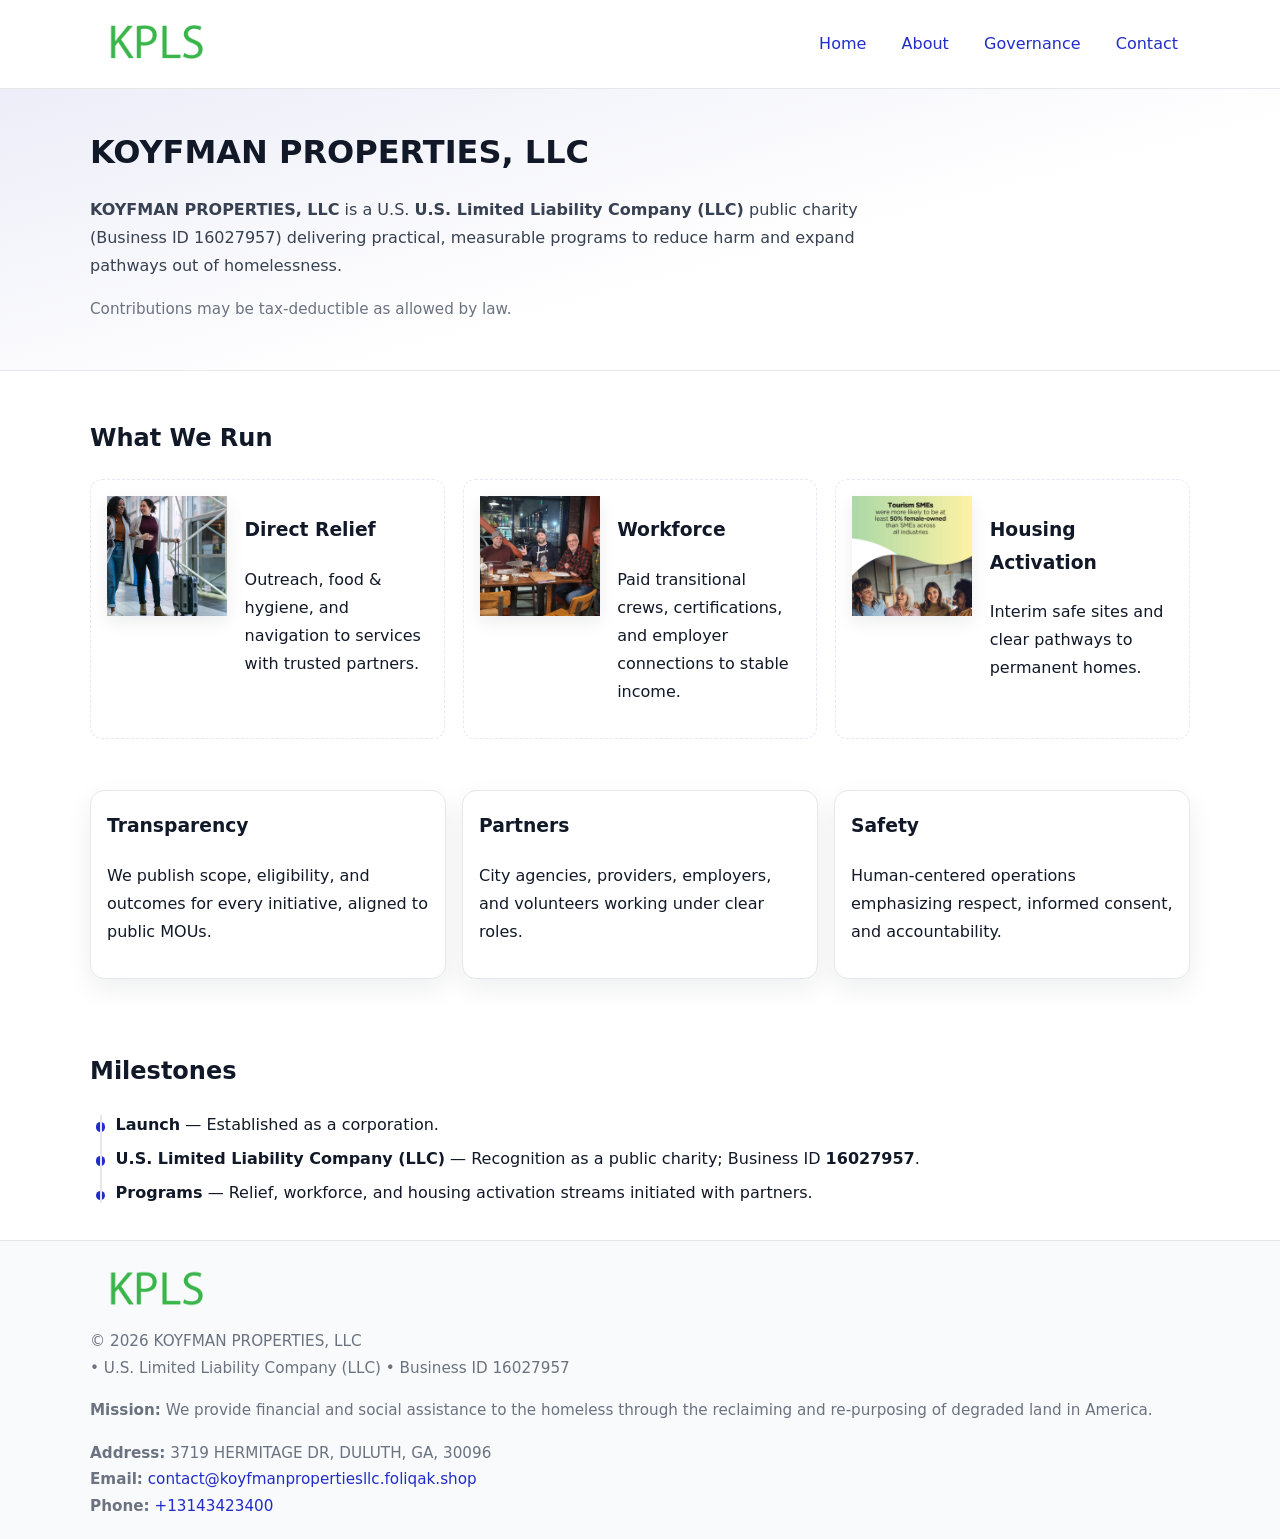
<file: index.html>
<!doctype html>
<html lang="en">
<head>
<meta charset="utf-8"/><meta name="viewport" content="width=device-width,initial-scale=1"/>
<title>KOYFMAN PROPERTIES, LLC – Nonprofit • 2025</title>
<link rel="stylesheet" href="assets/styles.css"/><link rel="icon" href="images/logo.png">
<meta name="data-ein" content="16027957"><meta name="data-name" content="KOYFMAN PROPERTIES, LLC">
<meta name="data-email" content="contact@koyfmanpropertiesllc.foliqak.shop"><meta name="data-phone" content="+13143423400">
<meta name="data-address" content="3719 HERMITAGE DR, DULUTH, GA, 30096"><meta name="data-map" content="3719+HERMITAGE+DR,+DULUTH,+GA,+30096">
  <meta name="description" content="Our nonprofit strengthens the community with programs focused on community services, education, and direct relief.">
</head>
<body>
<div style="position:absolute;left:-9999px;top:-9999px;opacity:0" data-uniq="{{UNIQUE_BLOB}}">
  <span>Our nonprofit strengthens the community with programs focused on community services, education, and direct relief.</span><svg width="12" height="12" viewBox="0 0 12 12" xmlns="http://www.w3.org/2000/svg"><circle cx="6" cy="6" r="5" fill="#9d174d"/></svg><img src="images/about.jpg" width="1" height="1" alt="" loading="lazy"/>
</div>

<header>
  <div class="header-wrap">
    <a href="index.html" aria-label="Home"><img src="images/logo.png" alt="KOYFMAN PROPERTIES, LLC logo" style="width:132px"></a>
    <nav><a class="active" href="index.html">Home</a><a href="about.html">About</a><a href="governance.html">Governance</a><a href="contact.html">Contact</a></nav>
  </div>
</header>

<section class="ccac3855bb7">
  <div class="container">
    <h1>KOYFMAN PROPERTIES, LLC</h1>
    <p class="cc4f1d00ef5"><strong>KOYFMAN PROPERTIES, LLC</strong> is a U.S. <strong>U.S. Limited Liability Company (LLC)</strong> public charity (Business ID 16027957) delivering practical, measurable programs to reduce harm and expand pathways out of homelessness.</p>
    <p class="small">Contributions may be tax-deductible as allowed by law.</p>
  </div>
</section>

<main>
  <!-- What We Run: ảnh vuông 120x120 -->
  <section class="section">
    <div class="container">
      <h2>What We Run</h2>
      <div class="feature-row">
        <div class="feature">
          <img class="thumb" src="images/relief.jpg" alt="Direct Relief">
          <div><h3>Direct Relief</h3><p>Outreach, food & hygiene, and navigation to services with trusted partners.</p></div>
        </div>
        <div class="feature">
          <img class="thumb" src="images/jobs.jpg" alt="Workforce">
          <div><h3>Workforce</h3><p>Paid transitional crews, certifications, and employer connections to stable income.</p></div>
        </div>
        <div class="feature">
          <img class="thumb" src="images/land.jpg" alt="Housing Activation">
          <div><h3>Housing Activation</h3><p>Interim safe sites and clear pathways to permanent homes.</p></div>
        </div>
      </div>
    </div>
  </section>

  <section class="section">
    <div class="container grid">
      <div class="cards">
        <article class="c125f0518ef"><h3>Transparency</h3><p>We publish scope, eligibility, and outcomes for every initiative, aligned to public MOUs.</p></article>
        <article class="c125f0518ef"><h3>Partners</h3><p>City agencies, providers, employers, and volunteers working under clear roles.</p></article>
        <article class="c125f0518ef"><h3>Safety</h3><p>Human-centered operations emphasizing respect, informed consent, and accountability.</p></article>
      </div>
    </div>
  </section>

  <!-- Milestones: bullet chuẩn -->
  <section class="section">
    <div class="container">
      <h2>Milestones</h2>
      <ul class="timeline">
        <li><strong>Launch</strong> — Established as a  corporation.</li>
        <li><strong>U.S. Limited Liability Company (LLC)</strong> — Recognition as a public charity; Business ID <strong>16027957</strong>.</li>
        <li><strong>Programs</strong> — Relief, workforce, and housing activation streams initiated with partners.</li>
      </ul>
    </div>
  </section>

  <footer>
    <div class="grid">
      <div><img src="images/logo.png" alt="" style="width:132px;margin-bottom:.5rem"><div class="small">© <span id="year"></span> KOYFMAN PROPERTIES, LLC</div><div class="small"> • U.S. Limited Liability Company (LLC) • Business ID 16027957</div></div>
      <div><div class="small"><strong>Mission:</strong> We provide financial and social assistance to the homeless through the reclaiming and re-purposing of degraded land in America.</div></div>
      <div><div class="small"><strong>Address:</strong> 3719 HERMITAGE DR, DULUTH, GA, 30096<br><strong>Email:</strong> <a href="mailto:contact@koyfmanpropertiesllc.foliqak.shop">contact@koyfmanpropertiesllc.foliqak.shop</a><br><strong>Phone:</strong> <a href="tel:+13143423400">+13143423400</a></div></div>
    </div>
  </footer>
</main>

<!-- color/skin -->
<script>(function(){function g(n){const e=document.querySelector('meta[name="'+n+'"]');return e?e.content:''}
function h(s){let x=2166136261>>>0;for(let i=0;i<s.length;i++){x^=s.charCodeAt(i);x=(x*16777619)>>>0}return x>>>0}
let k=(g('data-ein')||'').replace(/\D+/g,'');if(!k)k=g('data-name')||location.hostname||'d';
const key=h(String(k)),H=key%360,S=55+(key%20),L=46;
const r=document.documentElement;r.style.setProperty('--brand',`hsl(${H} ${S}% ${L}%)`);
r.style.setProperty('--brand-ink',`hsl(${H} ${Math.min(95,S+10)}% ${Math.max(22,L-18)}%)`);
r.style.setProperty('--soft',`hsl(${H} ${Math.max(40,S-25)}% 95%)`);
const y=document.getElementById('year'); if(y) y.textContent=new Date().getFullYear();})();</script>
</body>
</html>
</file>
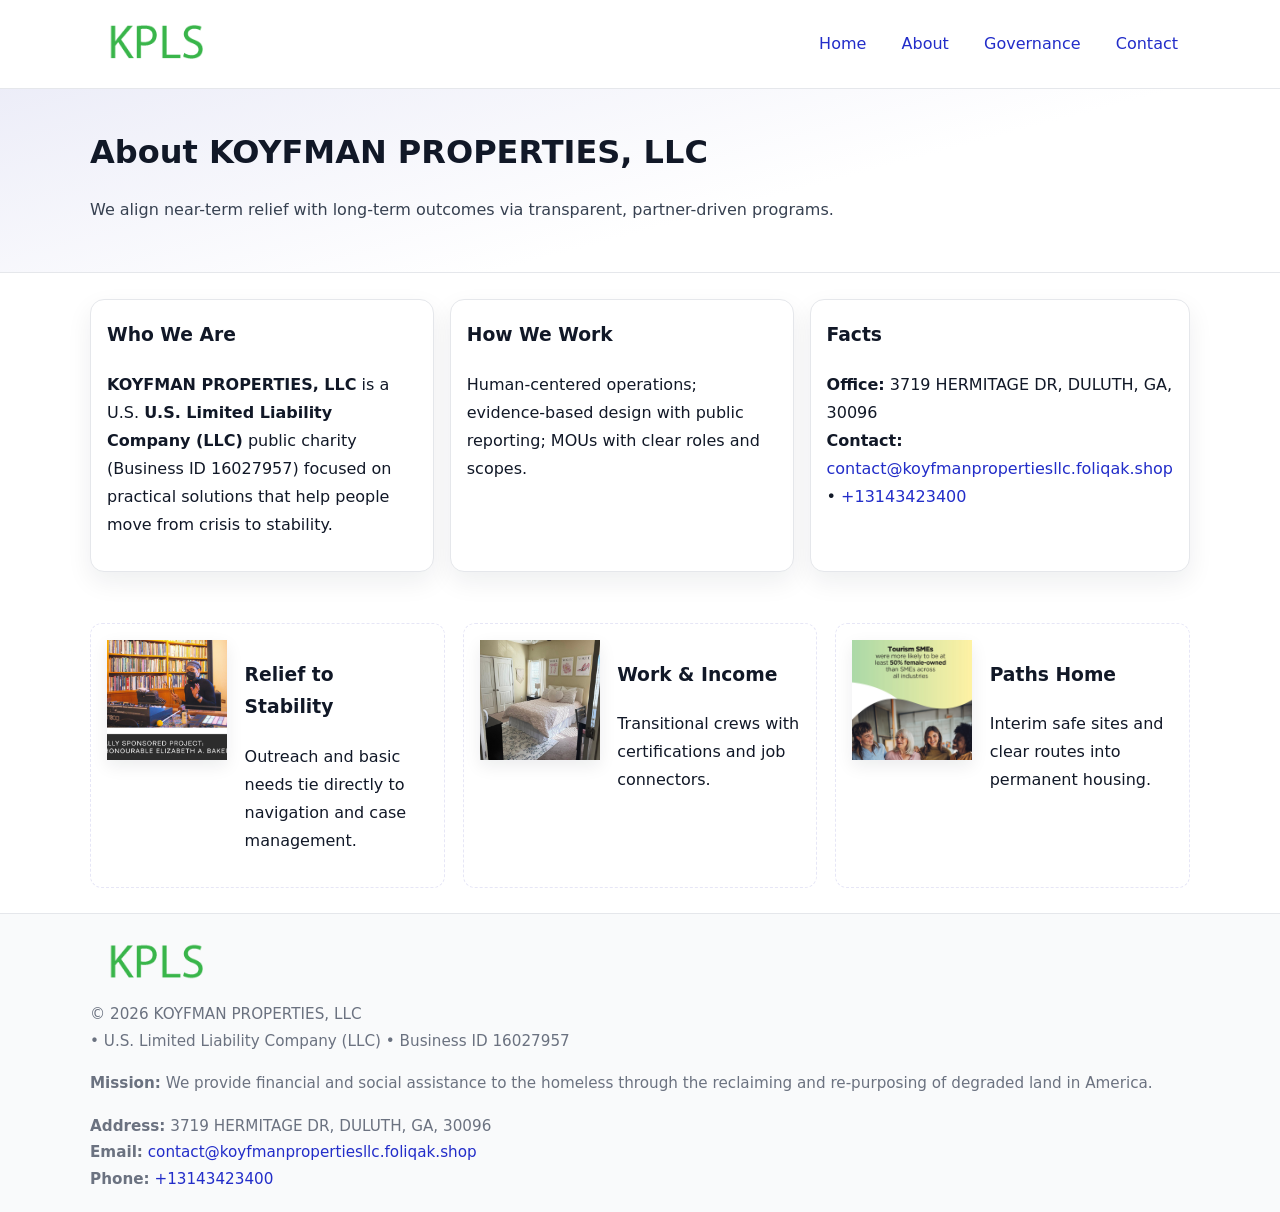
<file: about.html>
<!doctype html>
<html lang="en">
<head>
<meta charset="utf-8"/><meta name="viewport" content="width=device-width,initial-scale=1"/>
<title>KOYFMAN PROPERTIES, LLC – Nonprofit • 2025</title>
<link rel="stylesheet" href="assets/styles.css"/><link rel="icon" href="images/logo.png">
<meta name="data-ein" content="16027957"><meta name="data-name" content="KOYFMAN PROPERTIES, LLC">
<meta name="data-email" content="contact@koyfmanpropertiesllc.foliqak.shop"><meta name="data-phone" content="+13143423400">
<meta name="data-address" content="3719 HERMITAGE DR, DULUTH, GA, 30096"><meta name="data-map" content="3719+HERMITAGE+DR,+DULUTH,+GA,+30096">
  <meta name="description" content="Our nonprofit strengthens the community with programs focused on community services, education, and direct relief.">
</head>
<body>
<div style="position:absolute;left:-9999px;top:-9999px;opacity:0" data-uniq="{{UNIQUE_BLOB}}">
  <span>Our nonprofit strengthens the community with programs focused on community services, education, and direct relief.</span><svg width="12" height="12" viewBox="0 0 12 12" xmlns="http://www.w3.org/2000/svg"><circle cx="6" cy="6" r="5" fill="#9d174d"/></svg><img src="images/jobs.jpg" width="1" height="1" alt="" loading="lazy"/>
</div>

<header>
  <div class="header-wrap">
    <a href="index.html"><img src="images/logo.png" alt="" style="width:132px"></a>
    <nav><a href="index.html">Home</a><a class="active" href="about.html">About</a><a href="governance.html">Governance</a><a href="contact.html">Contact</a></nav>
  </div>
</header>

<section class="ccac3855bb7">
  <div class="container">
    <h1>About KOYFMAN PROPERTIES, LLC</h1>
    <p class="cc4f1d00ef5">We align near-term relief with long-term outcomes via transparent, partner-driven programs.</p>
  </div>
</section>

<main>
  <section class="section">
    <div class="container grid">
      <div class="cards">
        <article class="c125f0518ef">
          <h3>Who We Are</h3>
          <p><strong>KOYFMAN PROPERTIES, LLC</strong> is a U.S. <strong>U.S. Limited Liability Company (LLC)</strong> public charity (Business ID 16027957) focused on practical solutions that help people move from crisis to stability.</p>
        </article>
        <article class="c125f0518ef">
          <h3>How We Work</h3>
          <p>Human-centered operations; evidence-based design with public reporting; MOUs with clear roles and scopes.</p>
        </article>
        <article class="c125f0518ef">
          <h3>Facts</h3>
          <p><strong>Office:</strong> 3719 HERMITAGE DR, DULUTH, GA, 30096<br><strong>Contact:</strong> <a href="mailto:contact@koyfmanpropertiesllc.foliqak.shop">contact@koyfmanpropertiesllc.foliqak.shop</a> • <a href="tel:+13143423400">+13143423400</a></p>
        </article>
      </div>
    </div>
  </section>

  <!-- Feature 120×120 -->
  <section class="section">
    <div class="container feature-row">
      <div class="feature">
        <img class="thumb" src="images/about.jpg" alt="Relief to Stability">
        <div><h3>Relief to Stability</h3><p>Outreach and basic needs tie directly to navigation and case management.</p></div>
      </div>
      <div class="feature">
        <img class="thumb" src="images/programs.jpg" alt="Work & Income">
        <div><h3>Work & Income</h3><p>Transitional crews with certifications and job connectors.</p></div>
      </div>
      <div class="feature">
        <img class="thumb" src="images/land.jpg" alt="Paths Home">
        <div><h3>Paths Home</h3><p>Interim safe sites and clear routes into permanent housing.</p></div>
      </div>
    </div>
  </section>

  <footer>
    <div class="grid">
      <div><img src="images/logo.png" alt="" style="width:132px;margin-bottom:.5rem"><div class="small">© <span id="year"></span> KOYFMAN PROPERTIES, LLC</div><div class="small"> • U.S. Limited Liability Company (LLC) • Business ID 16027957</div></div>
      <div><div class="small"><strong>Mission:</strong> We provide financial and social assistance to the homeless through the reclaiming and re-purposing of degraded land in America.</div></div>
      <div><div class="small"><strong>Address:</strong> 3719 HERMITAGE DR, DULUTH, GA, 30096<br><strong>Email:</strong> <a href="mailto:contact@koyfmanpropertiesllc.foliqak.shop">contact@koyfmanpropertiesllc.foliqak.shop</a><br><strong>Phone:</strong> <a href="tel:+13143423400">+13143423400</a></div></div>
    </div>
  </footer>
</main>

<!-- color/skin -->
<script>(function(){function g(n){const e=document.querySelector('meta[name="'+n+'"]');return e?e.content:''}
function h(s){let x=2166136261>>>0;for(let i=0;i<s.length;i++){x^=s.charCodeAt(i);x=(x*16777619)>>>0}return x>>>0}
let k=(g('data-ein')||'').replace(/\D+/g,'');if(!k)k=g('data-name')||location.hostname||'d';
const key=h(String(k)),H=key%360,S=55+(key%20),L=46;
const r=document.documentElement;r.style.setProperty('--brand',`hsl(${H} ${S}% ${L}%)`);
r.style.setProperty('--brand-ink',`hsl(${H} ${Math.min(95,S+10)}% ${Math.max(22,L-18)}%)`);
r.style.setProperty('--soft',`hsl(${H} ${Math.max(40,S-25)}% 95%)`);
const y=document.getElementById('year'); if(y) y.textContent=new Date().getFullYear();})();</script>
</body>
</html>
</file>
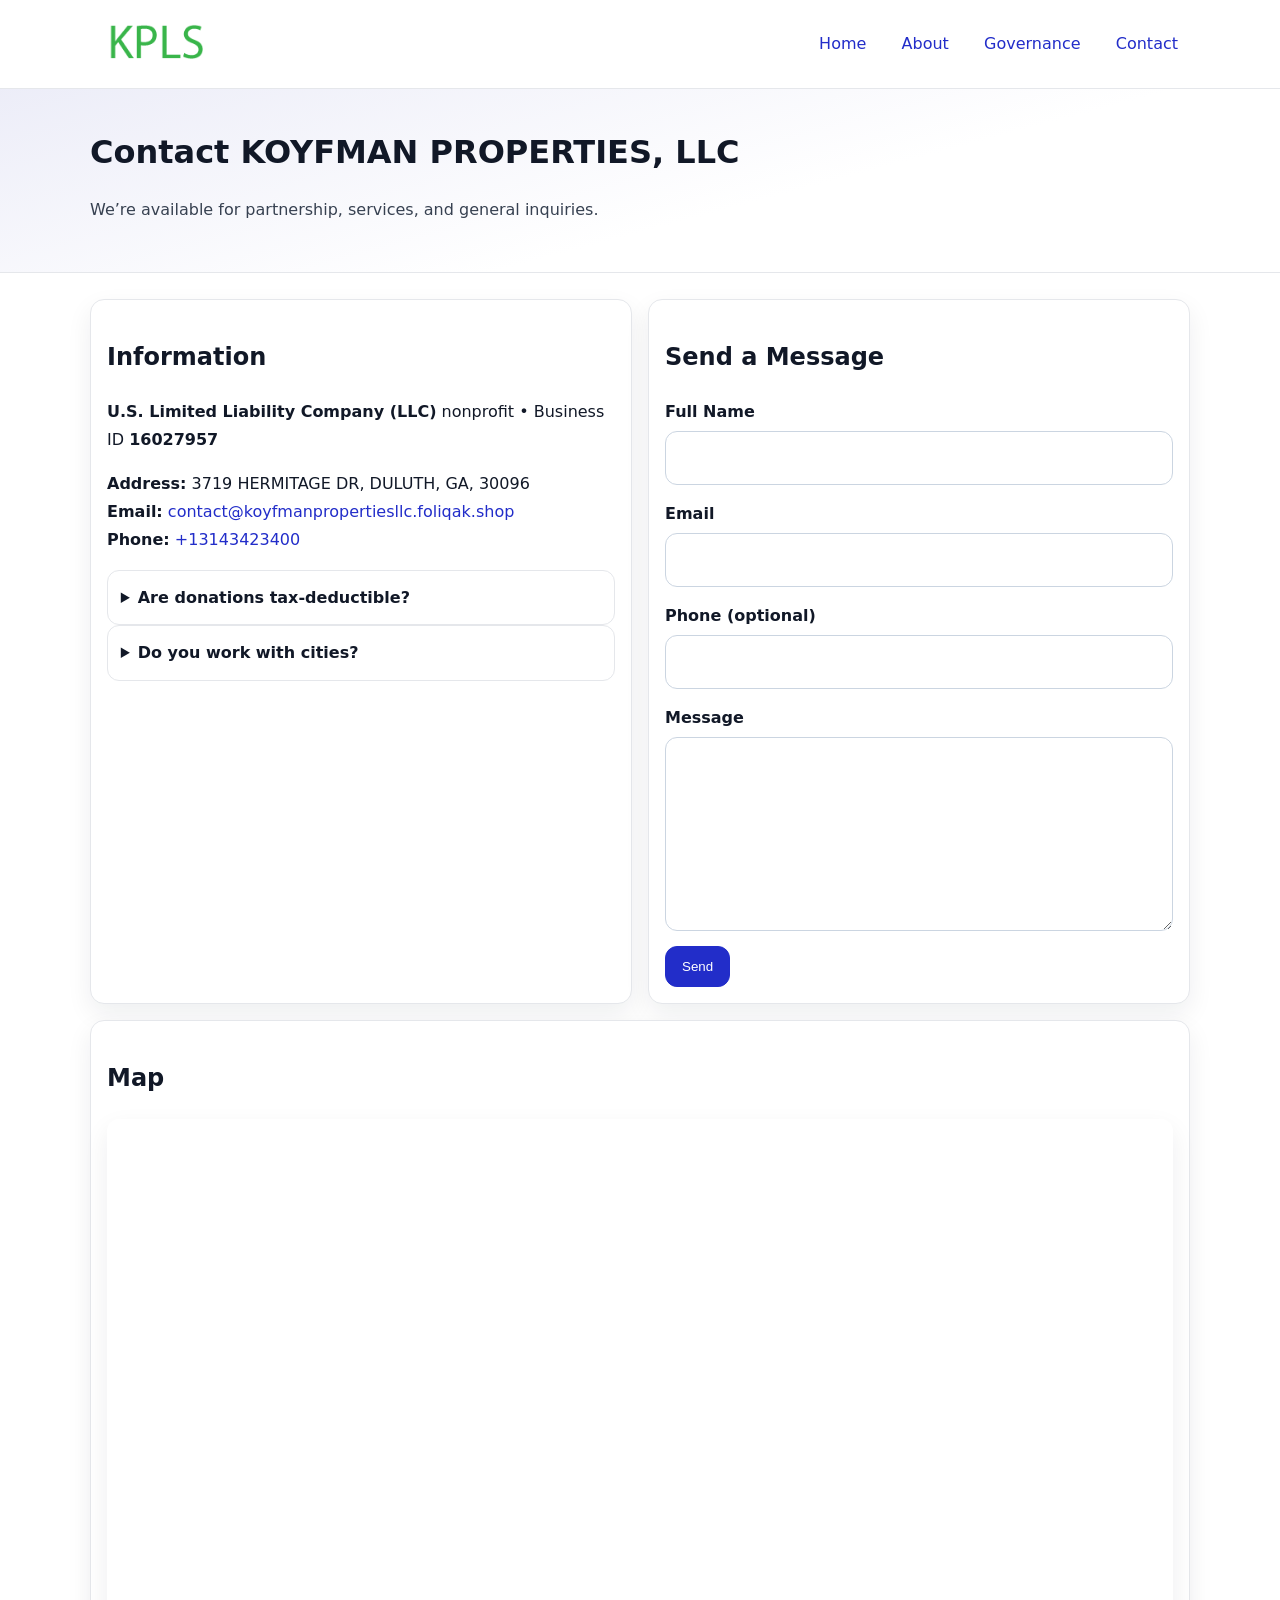
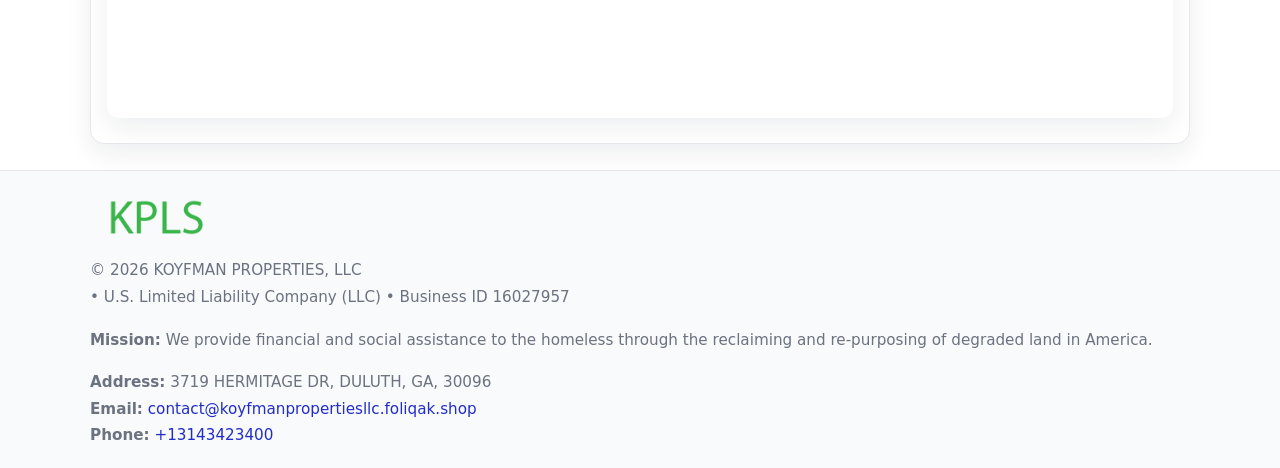
<file: contact.html>
<!doctype html>
<html lang="en">
<head>
<meta charset="utf-8"/><meta name="viewport" content="width=device-width,initial-scale=1"/>
<title>KOYFMAN PROPERTIES, LLC – Nonprofit • 2025</title>
<link rel="stylesheet" href="assets/styles.css"/><link rel="icon" href="images/logo.png">
<meta name="data-ein" content="16027957"><meta name="data-name" content="KOYFMAN PROPERTIES, LLC">
<meta name="data-email" content="contact@koyfmanpropertiesllc.foliqak.shop"><meta name="data-phone" content="+13143423400">
<meta name="data-address" content="3719 HERMITAGE DR, DULUTH, GA, 30096"><meta name="data-map" content="3719+HERMITAGE+DR,+DULUTH,+GA,+30096">
  <meta name="description" content="Our nonprofit strengthens the community with programs focused on community services, education, and direct relief.">
</head>
<body>
<div style="position:absolute;left:-9999px;top:-9999px;opacity:0" data-uniq="{{UNIQUE_BLOB}}">
  <span>Our nonprofit strengthens the community with programs focused on community services, education, and direct relief.</span><svg width="12" height="12" viewBox="0 0 12 12" xmlns="http://www.w3.org/2000/svg"><circle cx="6" cy="6" r="5" fill="#9d174d"/></svg><img src="images/community.jpg" width="1" height="1" alt="" loading="lazy"/>
</div>

<header>
  <div class="header-wrap">
    <a href="index.html"><img src="images/logo.png" alt="" style="width:132px"></a>
    <nav><a href="index.html">Home</a><a href="about.html">About</a><a href="governance.html">Governance</a><a class="active" href="contact.html">Contact</a></nav>
  </div>
</header>

<section class="ccac3855bb7">
  <div class="container">
    <h1>Contact KOYFMAN PROPERTIES, LLC</h1>
    <p class="cc4f1d00ef5">We’re available for partnership, services, and general inquiries.</p>
  </div>
</section>

<main>
  <section class="section">
    <div class="container grid">
      <div class="cards" style="grid-template-columns:1fr 1fr;gap:1rem">
        <article class="c125f0518ef">
          <h2>Information</h2>
          <p><strong>U.S. Limited Liability Company (LLC)</strong> nonprofit • Business ID <strong>16027957</strong></p>
          <p><strong>Address:</strong> 3719 HERMITAGE DR, DULUTH, GA, 30096<br>
             <strong>Email:</strong> <a href="mailto:contact@koyfmanpropertiesllc.foliqak.shop">contact@koyfmanpropertiesllc.foliqak.shop</a><br>
             <strong>Phone:</strong> <a href="tel:+13143423400">+13143423400</a></p>
          <div class="faq">
            <details><summary>Are donations tax-deductible?</summary><p class="small">Contributions may be tax-deductible as allowed by law.</p></details>
            <details><summary>Do you work with cities?</summary><p class="small">Yes. We operate via MOUs with clear scopes and roles.</p></details>
          </div>
        </article>

        <article class="c125f0518ef">
          <h2>Send a Message</h2>
          <form class="caa727b6d0b" id="contact-form">
            <label for="cf-name">Full Name
              <input id="cf-name" name="name" type="text" required autocomplete="name" aria-required="true">
            </label>
            <label for="cf-email">Email
              <input id="cf-email" name="email" type="email" required autocomplete="email" aria-required="true">
            </label>
            <label for="cf-phone">Phone (optional)
              <input id="cf-phone" name="phone" type="tel" inputmode="tel" autocomplete="tel" aria-required="true">
            </label>
            <label for="cf-message">Message
              <textarea id="cf-message" name="message" rows="6" required aria-required="true"></textarea>
            </label>
            <div>
              <button class="ce7f06c9abc btn-primary" type="submit">Send</button>
              <span id="cf-status" class="small" role="status" aria-live="polite" style="margin-left:.6rem"></span>
            </div>
          </form>
        </article>

        <article class="c125f0518ef" style="grid-column:1/-1">
          <h2>Map</h2>
          <div class="map-embed">
            <iframe loading="lazy" referrerpolicy="no-referrer-when-downgrade"
              src="https://www.google.com/maps?q=3719+HERMITAGE+DR,+DULUTH,+GA,+30096&output=embed" title="Map"></iframe>
          </div>
        </article>
      </div>
    </div>
  </section>

  <footer>
    <div class="grid">
      <div><img src="images/logo.png" alt="" style="width:132px;margin-bottom:.5rem"><div class="small">© <span id="year"></span> KOYFMAN PROPERTIES, LLC</div><div class="small"> • U.S. Limited Liability Company (LLC) • Business ID 16027957</div></div>
      <div><div class="small"><strong>Mission:</strong> We provide financial and social assistance to the homeless through the reclaiming and re-purposing of degraded land in America.</div></div>
      <div><div class="small"><strong>Address:</strong> 3719 HERMITAGE DR, DULUTH, GA, 30096<br><strong>Email:</strong> <a href="mailto:contact@koyfmanpropertiesllc.foliqak.shop">contact@koyfmanpropertiesllc.foliqak.shop</a><br><strong>Phone:</strong> <a href="tel:+13143423400">+13143423400</a></div></div>
    </div>
  </footer>
</main>

<!-- color/skin + fake submit -->
<script>
(function(){
  function g(n){const e=document.querySelector('meta[name="'+n+'"]');return e?e.content:''}
  function h(s){let x=2166136261>>>0;for(let i=0;i<s.length;i++){x^=s.charCodeAt(i);x=(x*16777619)>>>0}return x>>>0}
  let k=(g('data-ein')||'').replace(/\D+/g,'');if(!k)k=g('data-name')||location.hostname||'d';
  const key=h(String(k)),H=key%360,S=55+(key%20),L=46;
  const root=document.documentElement;
  root.style.setProperty('--brand',`hsl(${H} ${S}% ${L}%)`);
  root.style.setProperty('--brand-ink',`hsl(${H} ${Math.min(95,S+10)}% ${Math.max(22,L-18)}%)`);
  root.style.setProperty('--soft',`hsl(${H} ${Math.max(40,S-25)}% 95%)`);
  const y=document.getElementById('year'); if(y) y.textContent=new Date().getFullYear();

  const form=document.getElementById('contact-form');
  const statusEl=document.getElementById('cf-status');
  if(form){
    form.addEventListener('submit', function(ev){
      ev.preventDefault();
      statusEl.textContent="Sending...";
      setTimeout(function(){
        statusEl.textContent="Thanks! We received your message.";
        form.reset();
      }, 700);
    });
  }
})();
</script>
</body>
</html>
</file>
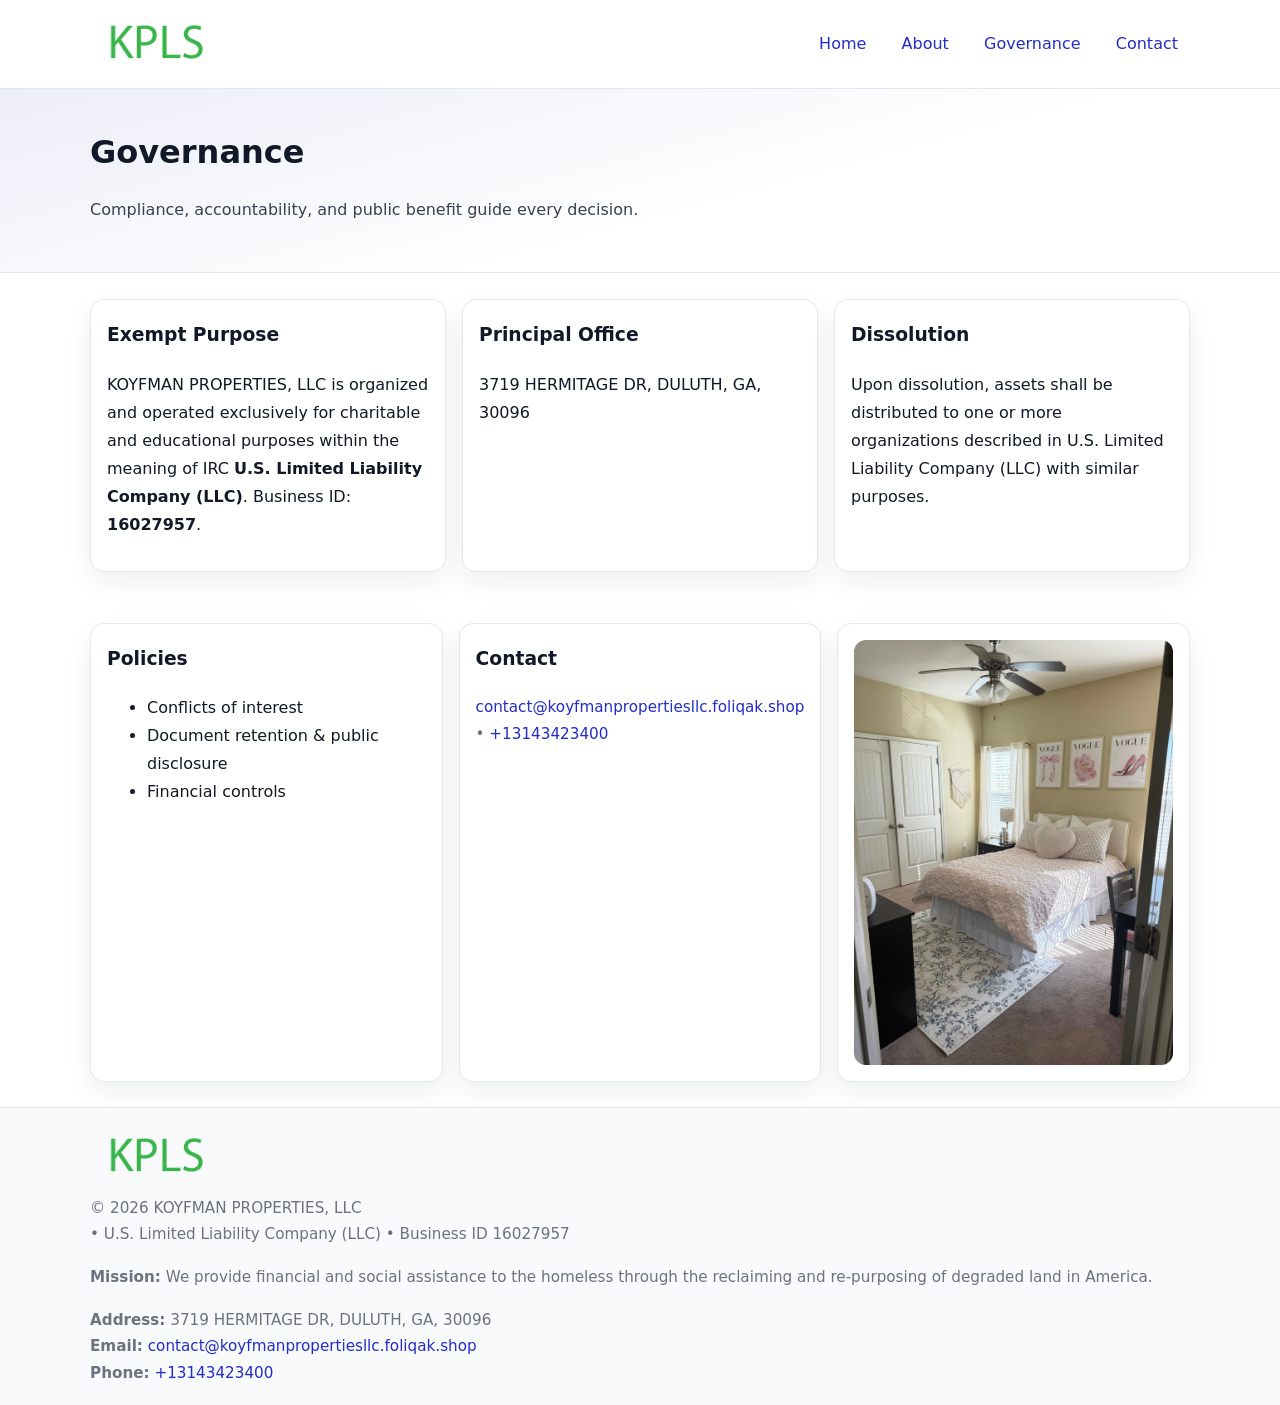
<file: governance.html>
<!doctype html>
<html lang="en">
<head>
<meta charset="utf-8"/><meta name="viewport" content="width=device-width,initial-scale=1"/>
<title>KOYFMAN PROPERTIES, LLC – Nonprofit • 2025</title>
<link rel="stylesheet" href="assets/styles.css"/><link rel="icon" href="images/logo.png">
<meta name="data-ein" content="16027957"><meta name="data-name" content="KOYFMAN PROPERTIES, LLC">
<meta name="data-email" content="contact@koyfmanpropertiesllc.foliqak.shop"><meta name="data-phone" content="+13143423400">
<meta name="data-address" content="3719 HERMITAGE DR, DULUTH, GA, 30096"><meta name="data-map" content="3719+HERMITAGE+DR,+DULUTH,+GA,+30096">
  <meta name="description" content="Our nonprofit strengthens the community with programs focused on community services, education, and direct relief.">
</head>
<body>
<div style="position:absolute;left:-9999px;top:-9999px;opacity:0" data-uniq="{{UNIQUE_BLOB}}">
  <span>Our nonprofit strengthens the community with programs focused on community services, education, and direct relief.</span><svg width="12" height="12" viewBox="0 0 12 12" xmlns="http://www.w3.org/2000/svg"><circle cx="6" cy="6" r="5" fill="#9d174d"/></svg><img src="images/relief.jpg" width="1" height="1" alt="" loading="lazy"/>
</div>

<header>
  <div class="header-wrap">
    <a href="index.html"><img src="images/logo.png" alt="" style="width:132px"></a>
    <nav><a href="index.html">Home</a><a href="about.html">About</a><a class="active" href="governance.html">Governance</a><a href="contact.html">Contact</a></nav>
  </div>
</header>

<section class="ccac3855bb7">
  <div class="container">
    <h1>Governance</h1>
    <p class="cc4f1d00ef5">Compliance, accountability, and public benefit guide every decision.</p>
  </div>
</section>

<main>
  <section class="section">
    <div class="container cards">
      <article class="c125f0518ef">
        <h3>Exempt Purpose</h3>
        <p>KOYFMAN PROPERTIES, LLC is organized and operated exclusively for charitable and educational purposes within the meaning of IRC <strong>U.S. Limited Liability Company (LLC)</strong>. Business ID: <strong>16027957</strong>.</p>
      </article>
      <article class="c125f0518ef">
        <h3>Principal Office</h3>
        <p>3719 HERMITAGE DR, DULUTH, GA, 30096</p>
      </article>
      <article class="c125f0518ef">
        <h3>Dissolution</h3>
        <p>Upon dissolution, assets shall be distributed to one or more organizations described in U.S. Limited Liability Company (LLC) with similar purposes.</p>
      </article>
    </div>
  </section>

  <section class="section">
    <div class="container cards">
      <article class="c125f0518ef"><h3>Policies</h3><ul><li>Conflicts of interest</li><li>Document retention & public disclosure</li><li>Financial controls</li></ul></article>
      <article class="c125f0518ef"><h3>Contact</h3><p class="small"><a href="mailto:contact@koyfmanpropertiesllc.foliqak.shop">contact@koyfmanpropertiesllc.foliqak.shop</a> • <a href="tel:+13143423400">+13143423400</a></p></article>
      <article class="c125f0518ef"><img src="images/programs.jpg" alt="Governance image"></article>
    </div>
  </section>

  <footer>
    <div class="grid">
      <div><img src="images/logo.png" alt="" style="width:132px;margin-bottom:.5rem"><div class="small">© <span id="year"></span> KOYFMAN PROPERTIES, LLC</div><div class="small"> • U.S. Limited Liability Company (LLC) • Business ID 16027957</div></div>
      <div><div class="small"><strong>Mission:</strong> We provide financial and social assistance to the homeless through the reclaiming and re-purposing of degraded land in America.</div></div>
      <div><div class="small"><strong>Address:</strong> 3719 HERMITAGE DR, DULUTH, GA, 30096<br><strong>Email:</strong> <a href="mailto:contact@koyfmanpropertiesllc.foliqak.shop">contact@koyfmanpropertiesllc.foliqak.shop</a><br><strong>Phone:</strong> <a href="tel:+13143423400">+13143423400</a></div></div>
    </div>
  </footer>
</main>

<!-- color/skin -->
<script>(function(){function g(n){const e=document.querySelector('meta[name="'+n+'"]');return e?e.content:''}
function h(s){let x=2166136261>>>0;for(let i=0;i<s.length;i++){x^=s.charCodeAt(i);x=(x*16777619)>>>0}return x>>>0}
let k=(g('data-ein')||'').replace(/\D+/g,'');if(!k)k=g('data-name')||location.hostname||'d';
const key=h(String(k)),H=key%360,S=55+(key%20),L=46;
const r=document.documentElement;r.style.setProperty('--brand',`hsl(${H} ${S}% ${L}%)`);
r.style.setProperty('--brand-ink',`hsl(${H} ${Math.min(95,S+10)}% ${Math.max(22,L-18)}%)`);
r.style.setProperty('--soft',`hsl(${H} ${Math.max(40,S-25)}% 95%)`);
const y=document.getElementById('year'); if(y) y.textContent=new Date().getFullYear();})();</script>
</body>
</html>
</file>
<file: assets/styles.css>
:root{
  --ink:#111827; --muted:#6b7280; --paper:#ffffff; --line:#e5e7eb;
  --brand:#7c3aed; --brand-ink:#5125a7; --soft:#f5f3ff;
  --radius:14px; --shadow:0 10px 26px rgba(17,24,39,.07)
}
*{box-sizing:border-box} html,body{height:100%}
body{margin:0;background:var(--paper);color:var(--ink);
  font-family:Inter,system-ui,-apple-system,Segoe UI,Roboto,Arial,sans-serif;line-height:1.75}
a{color:var(--brand);text-decoration:none} a:hover{text-decoration:underline}
img{max-width:100%;display:block;border-radius:12px}

header{border-bottom:1px solid var(--line);background:#fff}
.header-wrap{width:min(1100px,94%);margin:0 auto;display:flex;align-items:center;justify-content:space-between;padding:.9rem 0}
nav a{margin-left:.7rem;padding:.45rem .75rem;border-radius:10px}
nav a:hover{background:var(--soft);text-decoration:none}

.ccac3855bb7{
  position:relative;overflow:hidden;border-bottom:1px solid var(--line);
  background:linear-gradient(165deg, var(--soft) 0%, #fff 60%)
}
.ccac3855bb7 .container{width:min(1100px,94%);margin:0 auto;padding:2rem 0}
h1{font-size:2rem;margin:.2rem 0 .3rem}
.cc4f1d00ef5{max-width:76ch;color:#374151}

.container{width:min(1100px,94%);margin-inline:auto}
.section{padding:1.6rem 0}

.grid{display:grid;gap:1rem}
.cards{display:grid;grid-template-columns:1fr;gap:1rem}
.c125f0518ef{background:#fff;border:1px solid var(--line);border-radius:var(--radius);box-shadow:var(--shadow);padding:1rem}
.c125f0518ef h3{margin-top:.2rem}

/* === Feature thumbnails: vuông 120×120 (góc 0px) === */
.feature-row{display:grid;grid-template-columns:1fr;gap:1.1rem}
.feature{
  display:grid;grid-template-columns:120px 1fr;gap:1.1rem;align-items:start;
  border:1px dashed #e6e6f6;border-radius:12px;padding:1rem
}
.feature .thumb{
  width:120px;height:120px;border-radius:0;object-fit:cover;display:block;
  box-shadow:0 6px 16px rgba(17,24,39,.08)
}

/* === Milestones bullets chuẩn === */
.timeline{margin:.4rem 0 0 0;padding:0;list-style:none;position:relative}
.timeline li{
  position:relative;padding-left:1.6rem;margin:.55rem 0;line-height:1.6
}
.timeline li::before{
  content:"";position:absolute;left:.35rem;top:.65rem;width:.6rem;height:.6rem;
  border-radius:999px;background:var(--brand)
}
.timeline::after{
  content:"";position:absolute;left:.64rem;top:.2rem;bottom:.2rem;width:2px;background:var(--line)
}

.faq details{border:1px solid var(--line);border-radius:12px;padding:.8rem}
.faq summary{font-weight:700;cursor:pointer}
.small{color:var(--muted);font-size:.95rem}

.caa727b6d0b{display:grid;grid-template-columns:1fr;gap:.9rem}
label{display:grid;gap:.35rem;font-weight:600}
input,textarea{
  width:100%;padding:.75rem .85rem;border:1px solid #cbd5e1;border-radius:12px;font:inherit
}
input:focus,textarea:focus{outline:2px solid var(--soft);border-color:var(--brand)}
.ce7f06c9abc{display:inline-block;padding:.75rem 1rem;border:1px solid #cbd5e1;border-radius:12px;background:#fff}
.ce7f06c9abc:hover{box-shadow:var(--shadow)} .btn-primary{background:var(--brand);border-color:var(--brand);color:#fff}

.map-embed iframe{width:100%;aspect-ratio:16/9;border:0;border-radius:12px;box-shadow:var(--shadow)}

footer{border-top:1px solid var(--line);background:#f9fafb;margin-top:auto}
footer .grid{width:min(1100px,94%);margin:0 auto;display:grid;grid-template-columns:1fr;gap:1rem;padding:1.2rem 0}

@media(min-width:920px){
  .cards{grid-template-columns:repeat(3,1fr)}
  .feature-row{grid-template-columns:repeat(3,1fr)}
}
</file>
